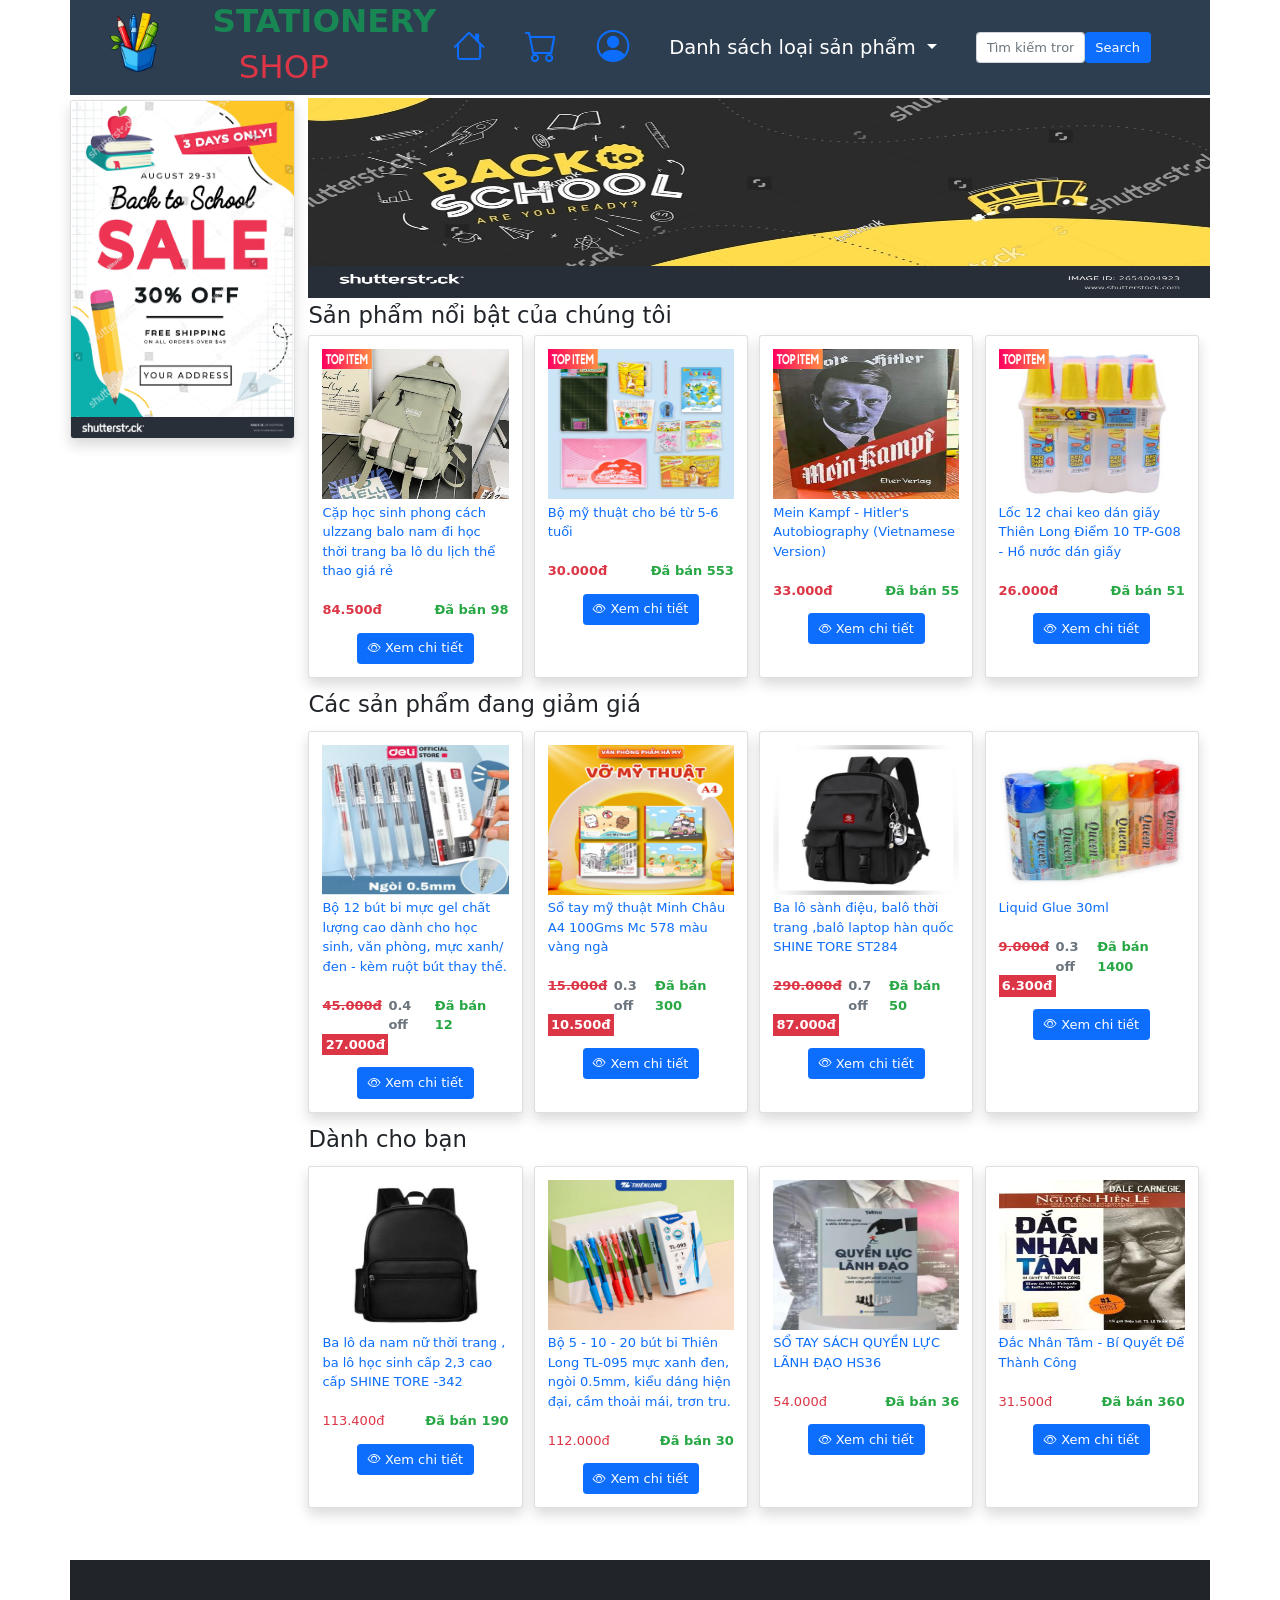
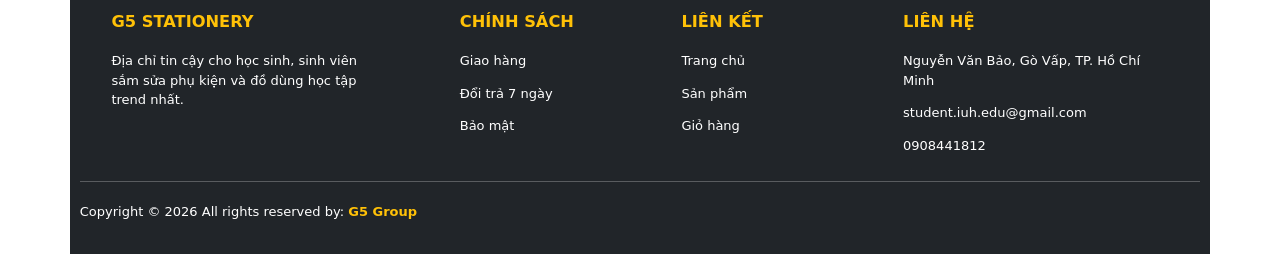
<file: home/index.html>
<!DOCTYPE html>
<html lang="en">

<head>
    <meta charset="UTF-8">
    <meta name="viewport" content="width=device-width, initial-scale=1.0">
    <title>G5</title>
    <link rel="shortcut icon" href="../img/icon/icon_web.png" type="image/x-icon">
    <link rel="stylesheet" href="../css/bootstrap.min.css">
    <script src="../js/bootstrap.bundle.min.js"></script>
    <link rel="stylesheet" href="../css/index.css">
    <link rel="stylesheet" href="https://cdn.jsdelivr.net/npm/bootstrap-icons@1.13.1/font/bootstrap-icons.min.css">
    <script src="../js/renderProduct.js" defer></script>
</head>

<body>
    <div id="wrapper" class="container p-0 ">
        <header class="d-flex align-items-center position-sticky top-0">
            <div class="header__left w-25 d-flex h-100">
                <div class="
                    header__left-logo 
                    d-flex
                    justify-content-center
                    align-items-center
                    ">
                    <img class="w-50 h-100" src="../img/banner/logo.png">
                    <div class="header__left-logo-title w-50">
                        <h1 class="text-success fw-bold">
                            STATIONERY
                        </h1>
                        <h1 class="d-flex justify-content-center
                        text-danger
                        ">
                            SHOP
                        </h1>
                    </div>
                </div>
            </div>
            <div class="header__right w-75 h-100 d-flex justify-content-center align-items-center">
                <div class="ps-5">
                    <a href="index.html">
                        <i class="bi bi-house fs-1"></i>
                    </a>
                </div>

                <div class="cart ps-5">
                    <a href="cart.html">
                        <i class="bi bi-cart fs-1"></i>
                    </a>
                </div>

                <div class="logo-login ps-5">
                    <a href="../home/login.html">
                        <i class="bi bi-person-circle fs-1"></i>
                    </a>
                </div>

                <div class="menu ps-5">
                    <nav>
                        <ul class="navbar-nav">
                            <li class="nav-item dropdown">
                                <a class="category-list nav-link dropdown-toggle fs-4" data-bs-toggle="dropdown" href="#">
                                    Danh sách loại sản phẩm
                                </a>
                                <ul class="dropdown-menu">
                                    <li><a href="penshop.html" class="dropdown-item fs-4">Bút bi và bút máy</a></li>
                                    <li><a href="#" class="dropdown-item fs-4">Vở viết</a></li>
                                    <li><a href="#" class="dropdown-item fs-4">Dụng cụ văn phòng</a></li>
                                    <li><a href="#" class="dropdown-item fs-4">Hồ dán và băng keo</a></li>
                                    <li><a href="#" class="dropdown-item fs-4">Sổ và tài liệu</a></li>
                                    <li><a href="#" class="dropdown-item fs-4">Mỹ thuật</a></li>
                                </ul>
                            </li>
                        </ul>
                    </nav>
                </div>

                <div class="ps-5 d-flex w-25">
                    <input type="text" name="search-product" id="search-product" class="form-control" placeholder="Tìm kiếm trong G5 shop">
                    <button class="btn btn-primary">Search</button>
                </div>
            </div>
        </header>


        <div class="main d-flex justify-content-center">
            <div class="main__banner h-100 mt-1 me-3 position-sticky">
                <img src="../img/banner/back-30.png" alt="" class="card shadow ">
            </div>
            <div class="main__product">
                <!-- danh sách sản phẩm bán chạy -->
                <div class="product-banner mt-1 mb-1">
                    <img src="../img/banner/back-to-school.png" alt="" class="w-100">
                </div>
                <div class="product-title mb-2 fw-bold">
                    <h3>Sản phẩm nổi bật của chúng tôi</h3>
                </div>
                <div id="best-product" class="row g-0 mb-3"></div>

                <!-- các sản phẩm đang giảm giá -->
                <div class="product-title mb-3 fw-bold">
                    <h3>Các sản phẩm đang giảm giá</h3>
                </div>
                <div id="discount-product" class="row g-0 mb-3 "></div>
                <!-- danh sách các sản phẩm có thể quan tâm -->
                <div class="product-title mb-3 fw-bold">
                    <h3>Dành cho bạn</h3>
                </div>
                <div id="foryou-product" class="row g-0 mb-3 "></div>
            </div>
        </div>
        <footer class="bg-dark text-white pt-5 pb-4 mt-5">
            <div class="container text-center text-md-start">
                <div class="row text-center text-md-start">

                    <div class="col-md-3 col-lg-3 col-xl-3 mx-auto mt-3">
                        <h5 class="text-uppercase mb-4 fw-bold text-warning">G5 STATIONERY</h5>
                        <p>Địa chỉ tin cậy cho học sinh, sinh viên sắm sửa phụ kiện và đồ dùng học tập trend nhất.</p>
                    </div>

                    <div class="col-md-2 col-lg-2 col-xl-2 mx-auto mt-3">
                        <h5 class="text-uppercase mb-4 fw-bold text-warning">Chính sách</h5>
                        <p><a href="#" class="text-white text-decoration-none">Giao hàng</a></p>
                        <p><a href="#" class="text-white text-decoration-none">Đổi trả 7 ngày</a></p>
                        <p><a href="#" class="text-white text-decoration-none">Bảo mật</a></p>
                    </div>

                    <div class="col-md-3 col-lg-2 col-xl-2 mt-3">
                        <h5 class="text-uppercase mb-4 fw-bold text-warning">Liên kết</h5>
                        <p><a href="#" class="text-white text-decoration-none">Trang chủ</a></p>
                        <p><a href="#" class="text-white text-decoration-none">Sản phẩm</a></p>
                        <p><a href="#" class="text-white text-decoration-none">Giỏ hàng</a></p>
                    </div>

                    <div class="col-md-4 col-lg-3 col-xl-3 mx-auto mt-3">
                        <h5 class="text-uppercase mb-4 fw-bold text-warning">Liên hệ</h5>
                        <p><i class="fas fa-home mr-3"></i> Nguyễn Văn Bảo, Gò Vấp, TP. Hồ Chí Minh</p>
                        <p><i class="fas fa-envelope mr-3"></i> student.iuh.edu@gmail.com</p>
                        <p><i class="fas fa-phone mr-3"></i> 0908441812</p>
                    </div>
                </div>

                <hr class="mb-4">

                <div class="row align-items-center">
                    <div class="col-md-7 col-lg-8">
                        <p>Copyright © 2026 All rights reserved by:
                            <a href="#" class="text-warning text-decoration-none"><strong>G5 Group</strong></a>
                        </p>
                    </div>
                </div>
            </div>
        </footer>
    </div>

</body>

</html>
</file>
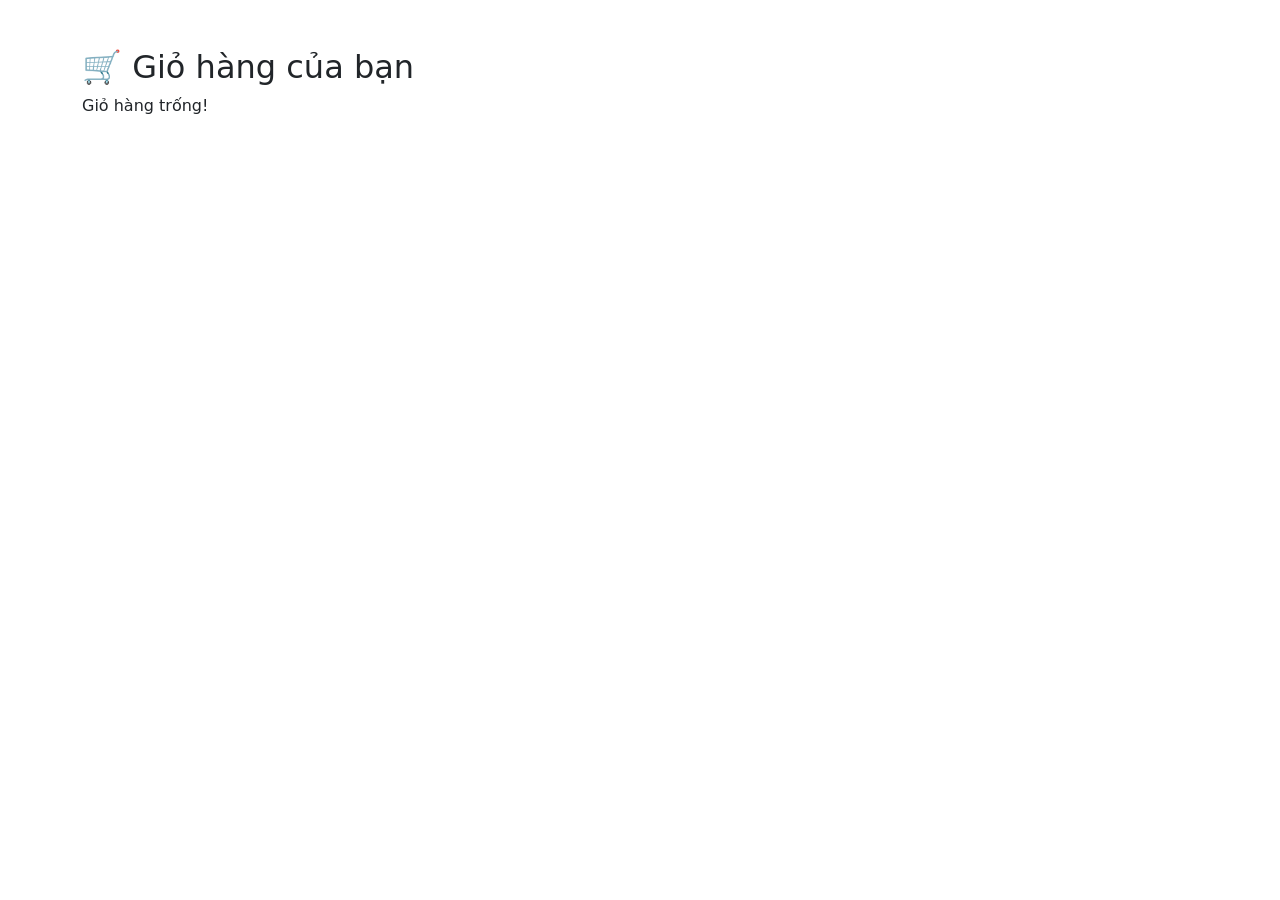
<file: home/cart.html>
<!DOCTYPE html>
<html lang="en">

<head>
    <meta charset="UTF-8">
    <title>Giỏ hàng</title>
    <link rel="stylesheet" href="../css/bootstrap.min.css">
</head>

<body>
    <div class="container mt-5">
        <h2>🛒 Giỏ hàng của bạn</h2>
        <div id="cart-list"></div>
    </div>

    <!-- JS giỏ hàng -->
    <script src="../js/cart.js"></script>
    <script src="../js/cartPage.js"></script>
</body>

</html>
</file>
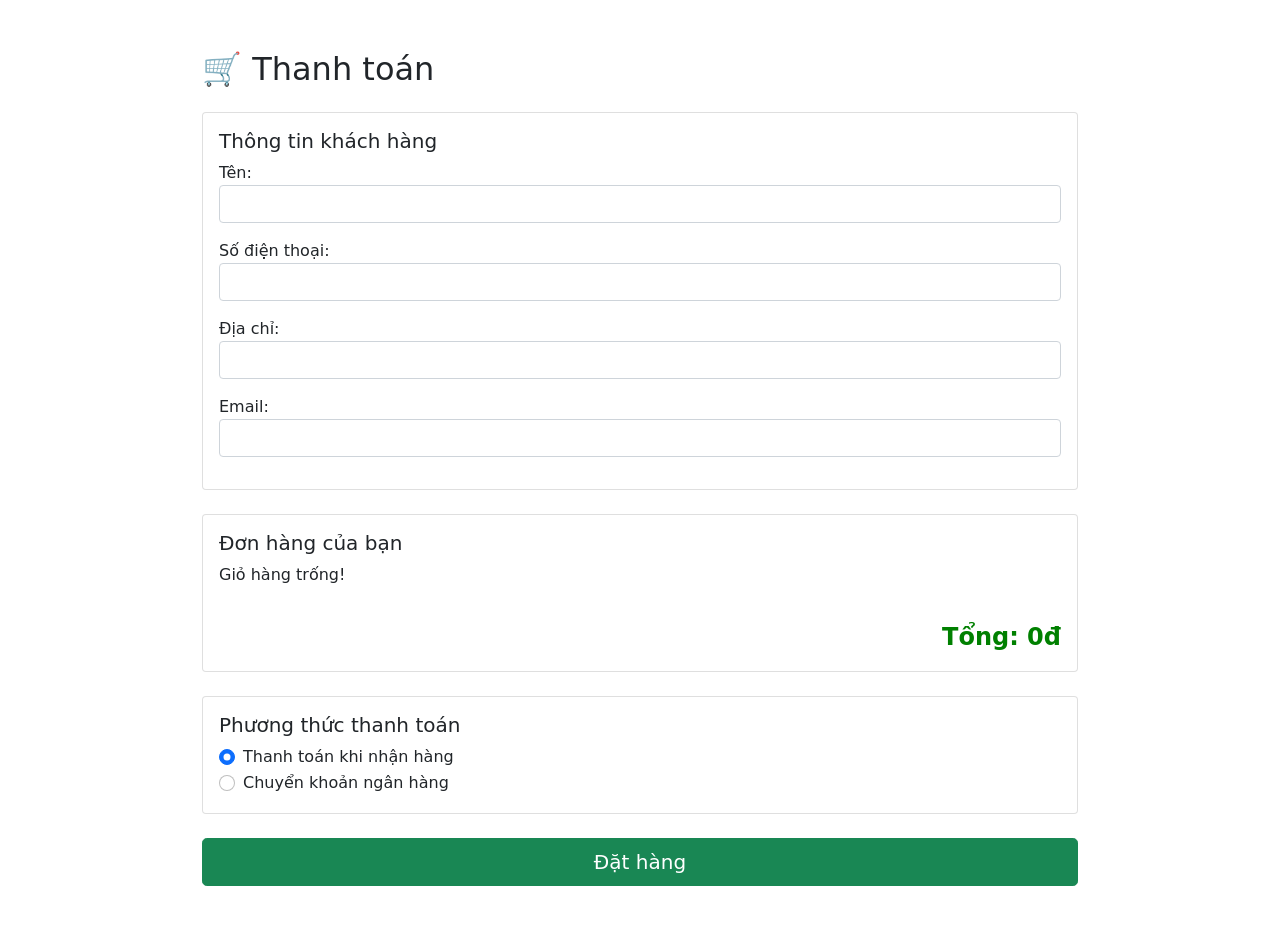
<file: home/checkout.html>
<!DOCTYPE html>
<html lang="en">

<head>
    <meta charset="UTF-8">
    <title>Thanh toán</title>
    <link rel="stylesheet" href="../css/bootstrap.min.css">
    <style>
        .checkout-container {
            max-width: 900px;
            margin: 50px auto;
        }
        
        .cart-img {
            width: 80px;
            height: 80px;
            object-fit: cover;
        }
        
        .total-price {
            font-size: 1.5rem;
            font-weight: bold;
            color: green;
        }
        
        #bank-info {
            display: none;
            margin-top: 20px;
            padding: 15px;
            border: 1px solid #ccc;
            border-radius: 12px;
            text-align: center;
            background: #f9f9f9;
            transition: all 0.3s ease;
        }
        
        #bank-info img {
            width: 180px;
            height: 180px;
            border-radius: 12px;
            border: 1px solid #ddd;
        }
        
        #bank-info p {
            margin: 5px 0;
            font-weight: 500;
        }
    </style>
</head>

<body>
    <div class="container checkout-container">
        <h2 class="mb-4">🛒 Thanh toán</h2>

        <div class="card mb-4 p-3">
            <h5>Thông tin khách hàng</h5>
            <form id="checkout-form">
                <div class="mb-3">
                    <label>Tên:</label>
                    <input type="text" class="form-control" id="customer-name" required>
                </div>
                <div class="mb-3">
                    <label>Số điện thoại:</label>
                    <input type="text" class="form-control" id="customer-phone" required>
                </div>
                <div class="mb-3">
                    <label>Địa chỉ:</label>
                    <input type="text" class="form-control" id="customer-address" required>
                </div>
                <div class="mb-3">
                    <label>Email:</label>
                    <input type="email" class="form-control" id="customer-email" required>
                </div>
            </form>
        </div>

        <div class="card mb-4 p-3">
            <h5>Đơn hàng của bạn</h5>
            <div id="cart-items"></div>
            <div class="mt-3 text-end total-price">Tổng: 0đ</div>
        </div>

        <div class="card mb-4 p-3">
            <h5>Phương thức thanh toán</h5>
            <div class="form-check">
                <input class="form-check-input" type="radio" name="payment-method" id="cod" value="cod" checked>
                <label class="form-check-label" for="cod">Thanh toán khi nhận hàng</label>
            </div>
            <div class="form-check">
                <input class="form-check-input" type="radio" name="payment-method" id="bank" value="bank">
                <label class="form-check-label" for="bank">Chuyển khoản ngân hàng</label>
            </div>

            <div id="bank-info">
                <img src="../img/qr/qrdemo.jpg" alt="QR Bank">
                <p><strong>Ngân hàng:</strong> BIDV</p>
                <p><strong>Chủ tài khoản:</strong> Nguyễn Văn Tèo</p>
                <p><strong>Số tài khoản:</strong> 1251 0000 5863 28</p>
            </div>
        </div>

        <button class="btn btn-success btn-lg w-100" id="place-order">Đặt hàng</button>
    </div>

    <script src="../js/cart.js"></script>
    <script>
        function renderCheckoutCart() {
            const cart = getCart();
            const container = document.getElementById("cart-items");
            container.innerHTML = "";

            let total = 0;
            if (cart.length === 0) {
                container.innerHTML = "<p>Giỏ hàng trống!</p>";
                return;
            }

            cart.forEach(item => {
                const row = document.createElement("div");
                row.classList.add("d-flex", "align-items-center", "mb-2");
                row.innerHTML = `
            <img src="${item.image}" class="cart-img me-3">
            <div class="flex-grow-1">
                <h6>${item.name}</h6>
                <p>${item.quantity} x ${item.price.toLocaleString('vi-VN')}đ = ${(item.quantity * item.price).toLocaleString('vi-VN')}đ</p>
            </div>
        `;
                container.appendChild(row);
                total += item.quantity * item.price;
            });

            document.querySelector(".total-price").innerText = `Tổng: ${total.toLocaleString('vi-VN')}đ`;
        }

        document.addEventListener("DOMContentLoaded", () => {
            renderCheckoutCart();

            const bankRadio = document.getElementById("bank");
            const codRadio = document.getElementById("cod");
            const bankInfo = document.getElementById("bank-info");

            bankRadio.addEventListener("change", () => {
                if (bankRadio.checked) bankInfo.style.display = "block";
            });
            codRadio.addEventListener("change", () => {
                if (codRadio.checked) bankInfo.style.display = "none";
            });

            document.getElementById("place-order").addEventListener("click", () => {
                const name = document.getElementById("customer-name").value.trim();
                const phone = document.getElementById("customer-phone").value.trim();
                const address = document.getElementById("customer-address").value.trim();
                const email = document.getElementById("customer-email").value.trim();

                if (!name || !phone || !address || !email) {
                    alert("Vui lòng điền đầy đủ thông tin!");
                    return;
                }

                alert("Đặt hàng thành công! Cảm ơn bạn.");
                localStorage.removeItem("cart");
                window.location.href = "index.html";
            });
        });
    </script>
</body>

</html>
</file>
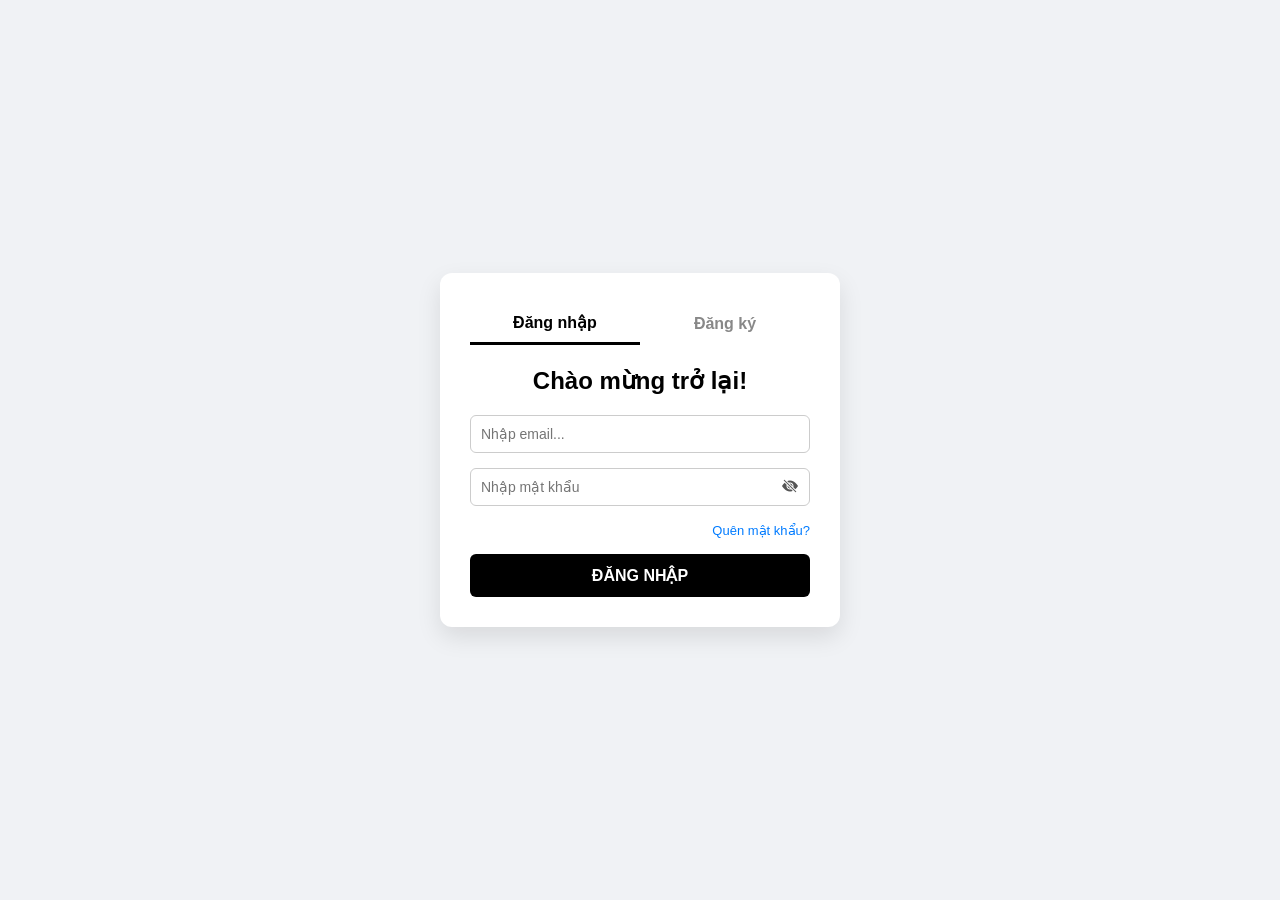
<file: home/login.html>
<!DOCTYPE html>
<html lang="en">
<head>
    <meta charset="UTF-8">
    <meta name="viewport" content="width=device-width, initial-scale=1.0">
    <title>Document</title>
    <link rel="stylesheet" href="../css/login.css">
    <link rel="stylesheet" href="https://cdn.jsdelivr.net/npm/bootstrap-icons@1.11.3/font/bootstrap-icons.min.css">
</head>
<body>
    <div class="auth-container">
        <div class="auth-tabs">
            <button class="tab-btn active" onclick="switchTab('login')">Đăng nhập</button>
            <button class="tab-btn" onclick="switchTab('register')">Đăng ký</button>
        </div>

        <form id="login-form" class="auth-form active">
            <h2>Chào mừng trở lại!</h2>
            <div class="input-group">
                <input type="email" placeholder="Nhập email...">
            </div>
            <div class="input-group" style="position: relative;">
                <input type="password" id="pass1" placeholder="Nhập mật khẩu">
                <i id="eye1" class="bi bi-eye-slash-fill" onclick="togglePassword()"></i>
            </div>
            <div class="forgot-pass">
                <a href="#">Quên mật khẩu?</a>
            </div>
            <button type="submit" class="submit-btn">ĐĂNG NHẬP</button>
        </form>

        <form id="register-form" class="auth-form">
            <h2>Tạo tài khoản</h2>
            <div class="input-group">
                <input type="text" placeholder="Nhập họ tên của bạn..." >
            </div>
            <div class="input-group">
                <input type="email" placeholder="Nhập email của bạn" >
            </div>
            <div class="input-group" style="position: relative;">
                <input type="password" id="pass2" placeholder="Tạo mật khẩu an toàn..."> 
                <i id="eye2" class="bi bi-eye-slash-fill" onclick="togglePassword()"></i>
            </div>
            <button type="submit" class="submit-btn">ĐĂNG KÝ MỚI</button>
        </form>
    </div>
    <script src="../js/login.js"></script>
    <script src="https://cdn.jsdelivr.net/npm/bootstrap@5.3.8/dist/js/bootstrap.bundle.min.js" integrity="sha384-FKyoEForCGlyvwx9Hj09JcYn3nv7wiPVlz7YYwJrWVcXK/BmnVDxM+D2scQbITxI" crossorigin="anonymous"></script>
</body>
</html>
</file>
<file: css/index.css>
*
{
    padding: 0;
    margin: 0;
    box-sizing: border-box;
}

#wrapper
{
    max-height: 100vh;
}

html
{
    font-size: 13px;
}

#header-form
{
    min-width: 300px;
}

header
{
    height: 10%;
    /* background: linear-gradient(135deg, #FF9800, #4CAF50, #F44336); */
    background-color: #2c3e50;
    z-index: 1200;
}

.product-banner img
{
    height: 200px;
}

.input-group
{
    margin-left: 0;
}

.cart img
{
    width: 60px;
}

.category-list
{
    color: white;
}

.category-list:hover
{
    color: limegreen;
}

.dropdown-item:hover
{
    transform: scale(1.05);
    color: blue;
}

.dropdown-item
{
    overflow: hidden;
    transition: ease-out 0.4s;
}

.main
{
    width: 100%;
    height: 80%;
    display: flex;
}

.main__banner
{
    top: 100px;
    z-index: 1000;
    width: 20%;
}

.main__banner img
{
    transition: ease-in-out 0.3s;
}

.main__banner img:hover
{
    transform: scale(1.02);
}

.main__product
{
    width: 80%;
    height: 100%;
}

.main__banner img
{
    width: 100%;
    height: 100%;
}

.product
{
    transition: ease-in-out 0.3s;
}

.product:hover
{
    transform: scale(1.03);
    overflow: hidden;
}

.card-body a
{
    text-decoration: none;
}


.card
{
    height: 100%;
    width: 95%;
}

.card-body 
{
    width: 100%;
} 

.card-head
{
    height: 150px;
    position: relative;
}

.card-head img
{
    width: 100%;
    height: 100%;
}

.product__item-top img
{
    position: absolute;
    left: 0;
    top: 0;
    height: 20px;
    width: 50px;
}

.btn a
{
    color: white;
}

.btn img
{
    height: 20px;
    width: 20px;
}

.discount-price
{
    color: white;
}

.sold
{
    color:  #28a745;
}

footer
{
    height: 10%;
    width: 100%;
    margin: auto;
    background-color: red;
}
</file>
<file: css/login.css>
* {
    box-sizing: border-box;
    margin: 0;
    padding: 0;
    font-family: Arial, sans-serif;
}


body {
    display: flex;
    justify-content: center;
    align-items: center;
    min-height: 100vh;
    background-color: #f0f2f5; 
}


.auth-container {
    background: white;
    width: 400px;
    padding: 30px;
    border-radius: 12px;
    box-shadow: 0 10px 25px rgba(0, 0, 0, 0.1); 
}


.auth-tabs {
    display: flex;
    margin-bottom: 20px;
    border-bottom: 2px solid #ffffff;
}

.tab-btn {
    flex: 1;
    background: none;
    border: none;
    padding: 10px;
    font-size: 16px;
    font-weight: bold;
    color: #888;
    cursor: pointer;
    transition: 0.3s;
}

.tab-btn.active {
    color: #000;
    border-bottom: 3px solid #000; 
}

.tab-btn:hover {
    color: #333;
}


.auth-form {
    display: none; 
    animation: fadeIn 0.4s ease-in-out; 
}

.auth-form.active {
    display: block; 
}

@keyframes fadeIn {
    from { opacity: 0; transform: translateY(10px); }
    to { opacity: 1; transform: translateY(0); }
}

.auth-form h2 {
    margin-bottom: 20px;
    text-align: center;
}


.input-group {
    margin-bottom: 15px;
}

.input-group label {
    display: block;
    margin-bottom: 5px;
    font-size: 14px;
    font-weight: bold;
}

.input-group input {
    width: 100%;
    padding: 10px;
    border: 1px solid #ccc;
    border-radius: 6px;
    font-size: 14px;
}

.input-group input:focus {
    outline: none;
    border-color: #000;
}

.forgot-pass {
    text-align: right;
    margin-bottom: 15px;
}

.forgot-pass a {
    font-size: 13px;
    color: #007bff;
    text-decoration: none;
}

.forgot-pass a:hover {
    text-decoration: underline;
}

.submit-btn {
    width: 100%;
    padding: 12px;
    background-color: #000;
    color: white;
    border: none;
    border-radius: 6px;
    font-size: 16px;
    font-weight: bold;
    cursor: pointer;
    transition: 0.3s;
}

.submit-btn:hover {
    background-color: #333;
}



#eye1 {
    cursor: pointer;
    transition: 0.3s ease;
    color: #555; 
    position: absolute;
    right: 12px;
    top: 50%;
    transform: translateY(-50%);
}

#eye2 {
    cursor: pointer;
    transition: 0.3s ease;
    color: #555; 
    position: absolute;
    right: 12px;
    top: 50%;
    transform: translateY(-50%);
}
</file>
